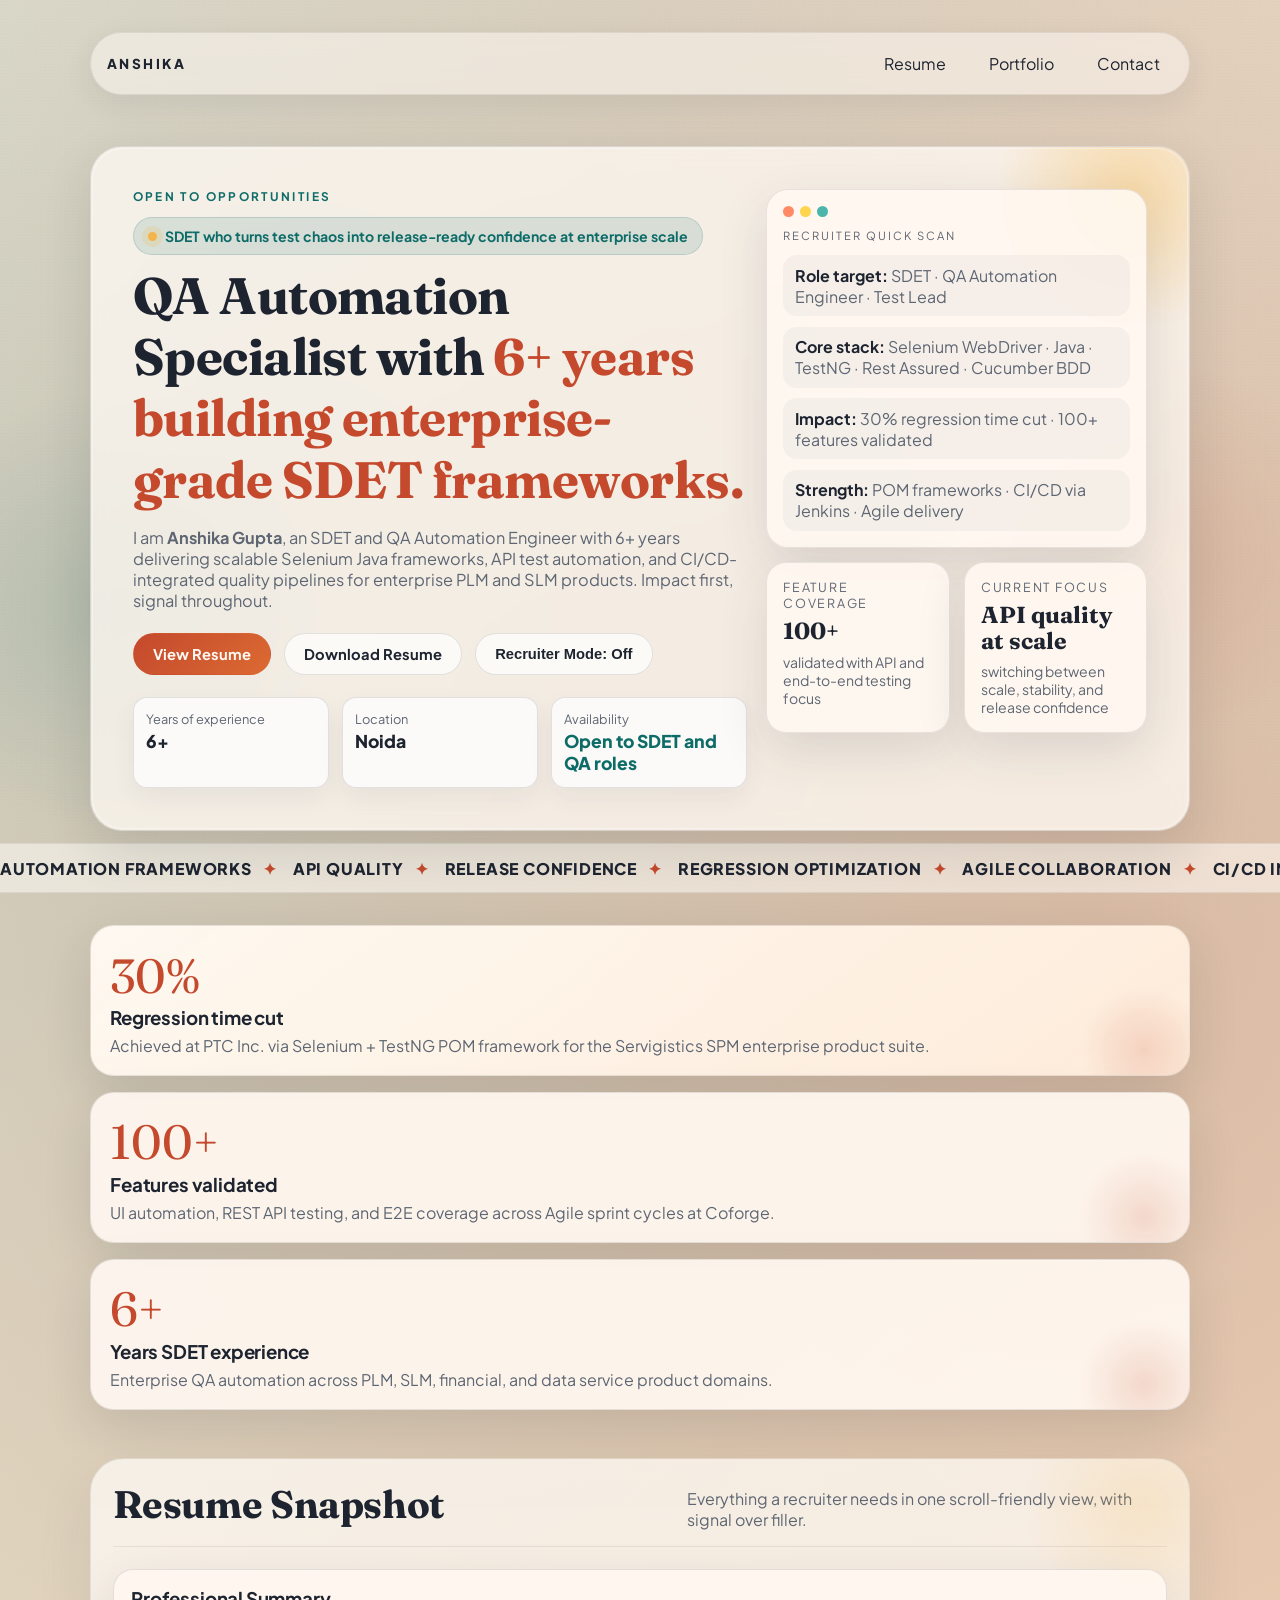
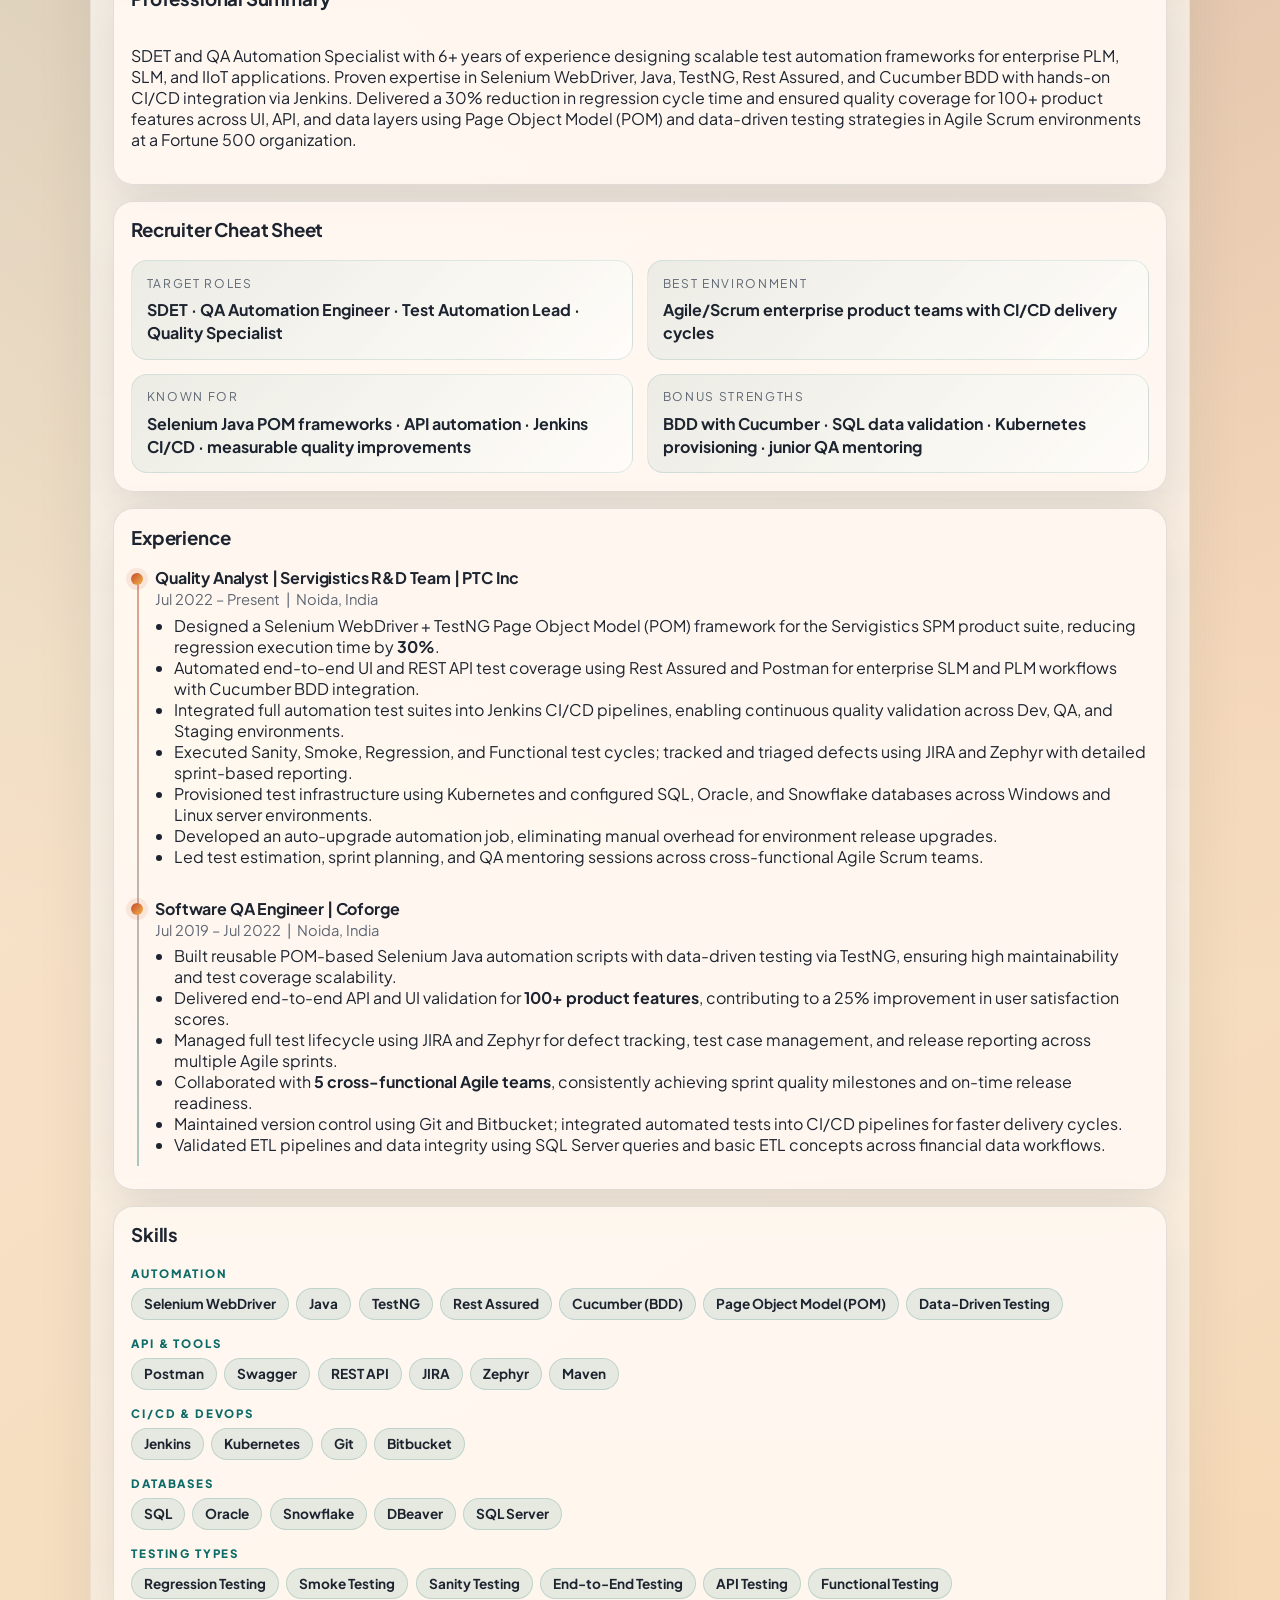
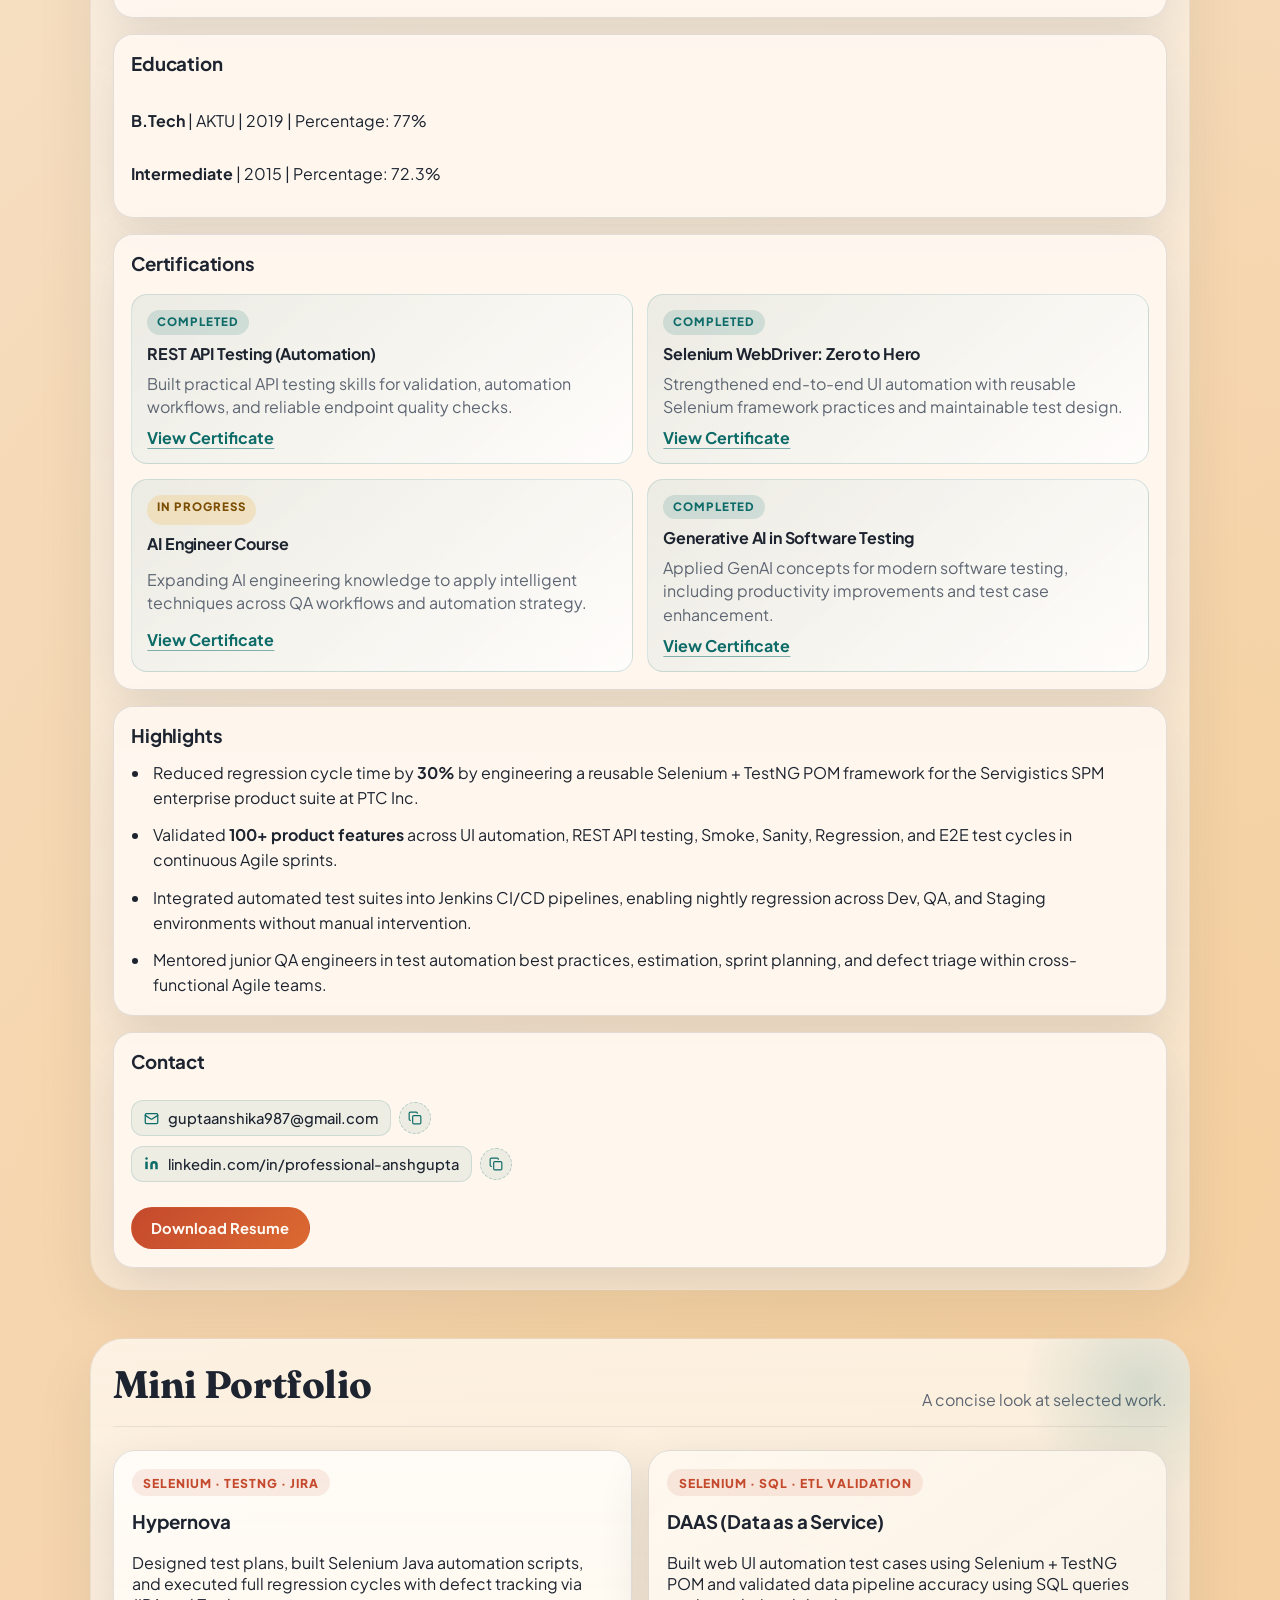
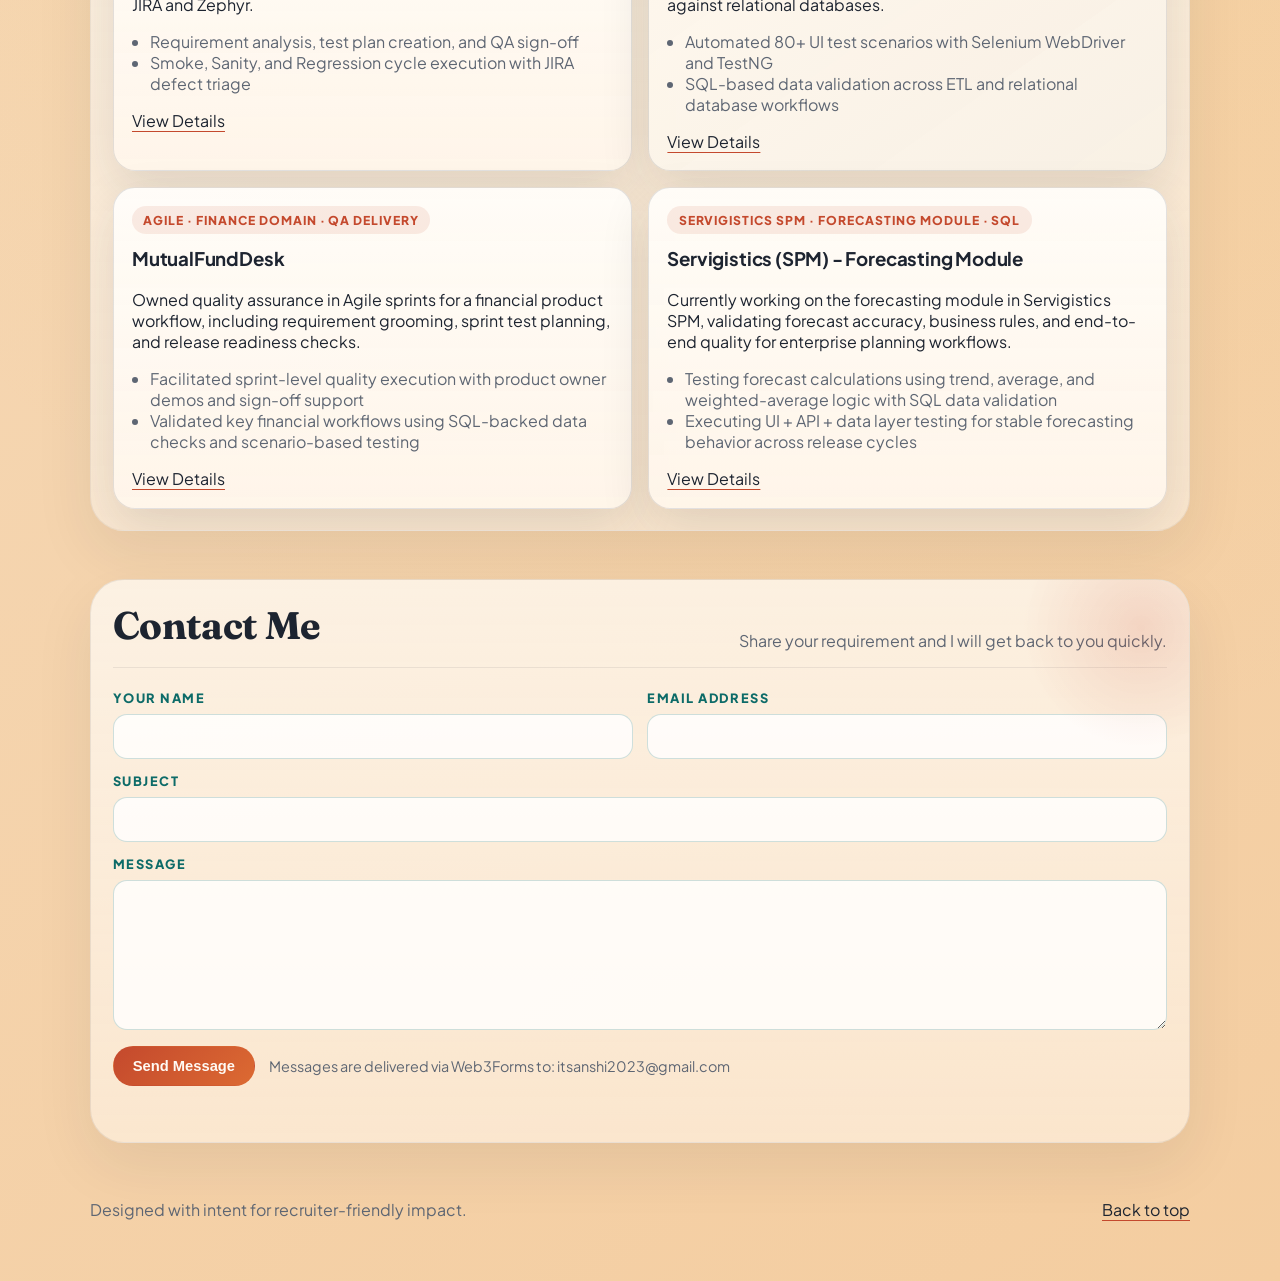
<file: index.html>
<!DOCTYPE html>
<html lang="en">
<head>
  <meta charset="UTF-8" />
  <meta name="viewport" content="width=device-width, initial-scale=1.0" />
  <title>Anshika | Resume + Portfolio</title>
  <meta name="description" content="Resume-first portfolio website for Anshika." />
  <link rel="preconnect" href="https://fonts.googleapis.com" />
  <link rel="preconnect" href="https://fonts.gstatic.com" crossorigin />
  <link href="https://fonts.googleapis.com/css2?family=Fraunces:opsz,wght@9..144,500;9..144,700&family=Plus+Jakarta+Sans:wght@400;500;600;700;800&display=swap" rel="stylesheet" />
  <link rel="stylesheet" href="styles.css" />
</head>
<body>
  <div class="grain" aria-hidden="true"></div>

  <header class="hero" id="top">
    <nav class="top-nav">
      <div class="brand">ANSHIKA</div>
      <div class="nav-actions">
        <a href="#resume">Resume</a>
        <a href="#portfolio">Portfolio</a>
        <a href="#contact">Contact</a>
      </div>
    </nav>

    <section class="hero-content reveal">
      <div class="hero-layout">
        <div class="hero-copy">
          <p class="kicker">Open to opportunities</p>
          <div class="signal-pill">SDET who turns test chaos into release-ready confidence at enterprise scale</div>
          <h1>
            QA Automation Specialist with
            <span>6+ years building enterprise-grade SDET frameworks.</span>
          </h1>
          <p class="intro">
            I am <strong>Anshika Gupta</strong>, an SDET and QA Automation Engineer with 6+ years delivering
            scalable Selenium Java frameworks, API test automation, and CI/CD-integrated quality pipelines
            for enterprise PLM and SLM products. Impact first, signal throughout.
          </p>
          <div class="hero-cta">
            <a class="btn primary" href="#resume">View Resume</a>
            <a class="btn ghost" href="assets/resume/resume-print.html" target="_blank" rel="noopener">Download Resume</a>
            <button class="btn ghost" id="toggleRecruiterMode" type="button">Recruiter Mode: Off</button>
          </div>
          <ul class="quick-facts">
            <li>
              <span class="fact-label">Years of experience</span>
              <span class="fact-value" id="experienceYears">0+</span>
            </li>
            <li>
              <span class="fact-label">Location</span>
              <span class="fact-value">Noida</span>
            </li>
            <li>
              <span class="fact-label">Availability</span>
              <span class="fact-value status">Open to SDET and QA roles</span>
            </li>
          </ul>
        </div>

        <aside class="hero-panel recruiter-keyword">
          <div class="panel-terminal">
            <div class="terminal-top">
              <span></span><span></span><span></span>
            </div>
            <p class="terminal-label">recruiter quick scan</p>
            <ul class="terminal-list">
              <li><strong>Role target:</strong> SDET · QA Automation Engineer · Test Lead</li>
              <li><strong>Core stack:</strong> Selenium WebDriver · Java · TestNG · Rest Assured · Cucumber BDD</li>
              <li><strong>Impact:</strong> 30% regression time cut · 100+ features validated</li>
              <li><strong>Strength:</strong> POM frameworks · CI/CD via Jenkins · Agile delivery</li>
            </ul>
          </div>
          <div class="mini-cards">
            <article>
              <span>Feature coverage</span>
              <strong>100+</strong>
              <p>validated with API and end-to-end testing focus</p>
            </article>
            <article>
              <span id="focusLabel">Current focus</span>
              <strong id="focusValue">Automation reliability</strong>
              <p>switching between scale, stability, and release confidence</p>
            </article>
          </div>
        </aside>
      </div>
    </section>
  </header>

  <section class="skills-tape" aria-label="Core strengths">
    <div class="skills-tape-track">
      <span>Automation Frameworks</span>
      <span>API Quality</span>
      <span>Release Confidence</span>
      <span>Regression Optimization</span>
      <span>Agile Collaboration</span>
      <span>CI/CD Integration</span>
      <span>SQL Validation</span>
      <span>Automation Frameworks</span>
      <span>API Quality</span>
      <span>Release Confidence</span>
      <span>Regression Optimization</span>
      <span>Agile Collaboration</span>
      <span>CI/CD Integration</span>
      <span>SQL Validation</span>
    </div>
  </section>

  <main>
    <section class="impact-strip">
      <article class="impact-card reveal recruiter-keyword featured-impact">
        <p class="impact-number">30%</p>
        <h3>Regression time cut</h3>
        <p>Achieved at PTC Inc. via Selenium + TestNG POM framework for the Servigistics SPM enterprise product suite.</p>
      </article>
      <article class="impact-card reveal recruiter-keyword">
        <p class="impact-number">100+</p>
        <h3>Features validated</h3>
        <p>UI automation, REST API testing, and E2E coverage across Agile sprint cycles at Coforge.</p>
      </article>
      <article class="impact-card reveal recruiter-keyword">
        <p class="impact-number">6+</p>
        <h3>Years SDET experience</h3>
        <p>Enterprise QA automation across PLM, SLM, financial, and data service product domains.</p>
      </article>
    </section>

    <section class="resume-section" id="resume">
      <div class="section-shell reveal">
        <div class="section-head">
          <h2>Resume Snapshot</h2>
          <p>Everything a recruiter needs in one scroll-friendly view, with signal over filler.</p>
        </div>

        <div class="resume-grid">
        <article class="card about reveal recruiter-keyword summary-card">
          <h3>Professional Summary</h3>
          <p>
            SDET and QA Automation Specialist with 6+ years of experience designing scalable test automation frameworks
            for enterprise PLM, SLM, and IIoT applications. Proven expertise in Selenium WebDriver, Java, TestNG,
            Rest Assured, and Cucumber BDD with hands-on CI/CD integration via Jenkins. Delivered a 30% reduction
            in regression cycle time and ensured quality coverage for 100+ product features across UI, API, and data
            layers using Page Object Model (POM) and data-driven testing strategies in Agile Scrum environments
            at a Fortune 500 organization.
          </p>
        </article>

        <article class="card reveal recruiter-keyword cheat-sheet">
          <h3>Recruiter Cheat Sheet</h3>
          <div class="cheat-grid">
            <div>
              <span>Target roles</span>
              <strong>SDET · QA Automation Engineer · Test Automation Lead · Quality Specialist</strong>
            </div>
            <div>
              <span>Best environment</span>
              <strong>Agile/Scrum enterprise product teams with CI/CD delivery cycles</strong>
            </div>
            <div>
              <span>Known for</span>
              <strong>Selenium Java POM frameworks · API automation · Jenkins CI/CD · measurable quality improvements</strong>
            </div>
            <div>
              <span>Bonus strengths</span>
              <strong>BDD with Cucumber · SQL data validation · Kubernetes provisioning · junior QA mentoring</strong>
            </div>
          </div>
        </article>

        <article class="card reveal recruiter-keyword experience-card">
          <h3>Experience</h3>
          <div class="timeline">
            <div>
              <h4>Quality Analyst | Servigistics R&amp;D Team | PTC Inc</h4>
              <p>Jul 2022 – Present &nbsp;|&nbsp; Noida, India</p>
              <ul>
                <li>Designed a Selenium WebDriver + TestNG Page Object Model (POM) framework for the Servigistics SPM product suite, reducing regression execution time by <strong>30%</strong>.</li>
                <li>Automated end-to-end UI and REST API test coverage using Rest Assured and Postman for enterprise SLM and PLM workflows with Cucumber BDD integration.</li>
                <li>Integrated full automation test suites into Jenkins CI/CD pipelines, enabling continuous quality validation across Dev, QA, and Staging environments.</li>
                <li>Executed Sanity, Smoke, Regression, and Functional test cycles; tracked and triaged defects using JIRA and Zephyr with detailed sprint-based reporting.</li>
                <li>Provisioned test infrastructure using Kubernetes and configured SQL, Oracle, and Snowflake databases across Windows and Linux server environments.</li>
                <li>Developed an auto-upgrade automation job, eliminating manual overhead for environment release upgrades.</li>
                <li>Led test estimation, sprint planning, and QA mentoring sessions across cross-functional Agile Scrum teams.</li>
              </ul>
            </div>
            <div>
              <h4>Software QA Engineer | Coforge</h4>
              <p>Jul 2019 – Jul 2022 &nbsp;|&nbsp; Noida, India</p>
              <ul>
                <li>Built reusable POM-based Selenium Java automation scripts with data-driven testing via TestNG, ensuring high maintainability and test coverage scalability.</li>
                <li>Delivered end-to-end API and UI validation for <strong>100+ product features</strong>, contributing to a 25% improvement in user satisfaction scores.</li>
                <li>Managed full test lifecycle using JIRA and Zephyr for defect tracking, test case management, and release reporting across multiple Agile sprints.</li>
                <li>Collaborated with <strong>5 cross-functional Agile teams</strong>, consistently achieving sprint quality milestones and on-time release readiness.</li>
                <li>Maintained version control using Git and Bitbucket; integrated automated tests into CI/CD pipelines for faster delivery cycles.</li>
                <li>Validated ETL pipelines and data integrity using SQL Server queries and basic ETL concepts across financial data workflows.</li>
              </ul>
            </div>
          </div>
        </article>

        <article class="card reveal recruiter-keyword skills-card">
          <h3>Skills</h3>
          <div class="skills-categories">
            <div class="skill-group">
              <span class="skill-group-label">Automation</span>
              <div class="chip-wrap">
                <span>Selenium WebDriver</span>
                <span>Java</span>
                <span>TestNG</span>
                <span>Rest Assured</span>
                <span>Cucumber (BDD)</span>
                <span>Page Object Model (POM)</span>
                <span>Data-Driven Testing</span>
              </div>
            </div>
            <div class="skill-group">
              <span class="skill-group-label">API &amp; Tools</span>
              <div class="chip-wrap">
                <span>Postman</span>
                <span>Swagger</span>
                <span>REST API</span>
                <span>JIRA</span>
                <span>Zephyr</span>
                <span>Maven</span>
              </div>
            </div>
            <div class="skill-group">
              <span class="skill-group-label">CI/CD &amp; DevOps</span>
              <div class="chip-wrap">
                <span>Jenkins</span>
                <span>Kubernetes</span>
                <span>Git</span>
                <span>Bitbucket</span>
              </div>
            </div>
            <div class="skill-group">
              <span class="skill-group-label">Databases</span>
              <div class="chip-wrap">
                <span>SQL</span>
                <span>Oracle</span>
                <span>Snowflake</span>
                <span>DBeaver</span>
                <span>SQL Server</span>
              </div>
            </div>
            <div class="skill-group">
              <span class="skill-group-label">Testing Types</span>
              <div class="chip-wrap">
                <span>Regression Testing</span>
                <span>Smoke Testing</span>
                <span>Sanity Testing</span>
                <span>End-to-End Testing</span>
                <span>API Testing</span>
                <span>Functional Testing</span>
              </div>
            </div>
          </div>
        </article>

        <article class="card reveal recruiter-keyword education-card">
          <h3>Education</h3>
          <p><strong>B.Tech</strong> | AKTU | 2019 | Percentage: 77%</p>
          <p><strong>Intermediate</strong> | 2015 | Percentage: 72.3%</p>
        </article>

        <article class="card reveal recruiter-keyword certifications-card">
          <h3>Certifications</h3>
          <div class="certifications-grid">
            <article class="certification-tile">
              <p class="cert-status completed">Completed</p>
              <h4>REST API Testing (Automation)</h4>
              <p>Built practical API testing skills for validation, automation workflows, and reliable endpoint quality checks.</p>
              <a href="https://www.udemy.com/certificate/UC-506c2061-586d-4e8f-8bc4-c5a70b512a7c/" target="_blank" rel="noreferrer">View Certificate</a>
            </article>
            <article class="certification-tile">
              <p class="cert-status completed">Completed</p>
              <h4>Selenium WebDriver: Zero to Hero</h4>
              <p>Strengthened end-to-end UI automation with reusable Selenium framework practices and maintainable test design.</p>
              <a href="https://www.udemy.com/certificate/UC-a601a946-0db5-40d5-a2e3-50c6ffa1de78/" target="_blank" rel="noreferrer">View Certificate</a>
            </article>
            <article class="certification-tile">
              <p class="cert-status in-progress">In Progress</p>
              <h4>AI Engineer Course</h4>
              <p>Expanding AI engineering knowledge to apply intelligent techniques across QA workflows and automation strategy.</p>
              <a href="https://www.udemy.com/course-dashboard-redirect/?course_id=6112535" target="_blank" rel="noreferrer">View Certificate</a>
            </article>
            <article class="certification-tile">
              <p class="cert-status completed">Completed</p>
              <h4>Generative AI in Software Testing</h4>
              <p>Applied GenAI concepts for modern software testing, including productivity improvements and test case enhancement.</p>
              <a href="https://www.udemy.com/certificate/UC-03486827-07e8-456b-9870-2d005f02515b/" target="_blank" rel="noreferrer">View Certificate</a>
            </article>
          </div>
        </article>

        <article class="card reveal highlights-card">
          <h3>Highlights</h3>
          <ul class="clean-list">
            <li>Reduced regression cycle time by <strong>30%</strong> by engineering a reusable Selenium + TestNG POM framework for the Servigistics SPM enterprise product suite at PTC Inc.</li>
            <li>Validated <strong>100+ product features</strong> across UI automation, REST API testing, Smoke, Sanity, Regression, and E2E test cycles in continuous Agile sprints.</li>
            <li>Integrated automated test suites into Jenkins CI/CD pipelines, enabling nightly regression across Dev, QA, and Staging environments without manual intervention.</li>
            <li>Mentored junior QA engineers in test automation best practices, estimation, sprint planning, and defect triage within cross-functional Agile teams.</li>
          </ul>
        </article>

        <article class="card reveal actions-card" id="contact">
          <h3>Contact</h3>
          <div class="contact-links">
            <div class="contact-link-row">
              <a class="contact-link-item" href="mailto:guptaanshika987@gmail.com">
                <svg xmlns="http://www.w3.org/2000/svg" width="15" height="15" viewBox="0 0 24 24" fill="none" stroke="currentColor" stroke-width="2" stroke-linecap="round" stroke-linejoin="round" aria-hidden="true"><rect width="20" height="16" x="2" y="4" rx="2"/><path d="m22 7-8.97 5.7a1.94 1.94 0 0 1-2.06 0L2 7"/></svg>
                guptaanshika987@gmail.com
              </a>
              <button class="copy-inline-btn" type="button" data-copy-text="guptaanshika987@gmail.com" data-copy-label="Email" title="Copy email address" aria-label="Copy email address">
                <svg xmlns="http://www.w3.org/2000/svg" width="14" height="14" viewBox="0 0 24 24" fill="none" stroke="currentColor" stroke-width="2" stroke-linecap="round" stroke-linejoin="round" aria-hidden="true"><rect width="14" height="14" x="8" y="8" rx="2" ry="2"/><path d="M4 16c-1.1 0-2-.9-2-2V4c0-1.1.9-2 2-2h10c1.1 0 2 .9 2 2"/></svg>
              </button>
            </div>
            <div class="contact-link-row">
              <a class="contact-link-item" href="https://www.linkedin.com/in/professional-anshgupta" target="_blank" rel="noreferrer">
                <svg xmlns="http://www.w3.org/2000/svg" width="15" height="15" viewBox="0 0 24 24" fill="currentColor" aria-hidden="true"><path d="M16 8a6 6 0 0 1 6 6v7h-4v-7a2 2 0 0 0-2-2 2 2 0 0 0-2 2v7h-4v-7a6 6 0 0 1 6-6z"/><rect width="4" height="12" x="2" y="9"/><circle cx="4" cy="4" r="2"/></svg>
                linkedin.com/in/professional-anshgupta
              </a>
              <button class="copy-inline-btn" type="button" data-copy-text="https://www.linkedin.com/in/professional-anshgupta" data-copy-label="LinkedIn" title="Copy LinkedIn link" aria-label="Copy LinkedIn link">
                <svg xmlns="http://www.w3.org/2000/svg" width="14" height="14" viewBox="0 0 24 24" fill="none" stroke="currentColor" stroke-width="2" stroke-linecap="round" stroke-linejoin="round" aria-hidden="true"><rect width="14" height="14" x="8" y="8" rx="2" ry="2"/><path d="M4 16c-1.1 0-2-.9-2-2V4c0-1.1.9-2 2-2h10c1.1 0 2 .9 2 2"/></svg>
              </button>
            </div>
            <span id="copyStatus" aria-live="polite"></span>
          </div>
          <div class="actions">
            <a class="btn primary" href="assets/resume/resume-print.html" target="_blank" rel="noopener" aria-label="Download resume">Download Resume</a>
          </div>
        </article>
        </div>
      </div>
    </section>

    <section class="portfolio-section" id="portfolio">
      <div class="section-shell portfolio-shell reveal">
        <div class="section-head">
          <h2>Mini Portfolio</h2>
          <p>A concise look at selected work.</p>
        </div>

        <div class="portfolio-grid portfolio-grid-4">
        <article class="project-card reveal tilt-left">
          <div class="project-tag">Selenium · TestNG · JIRA</div>
          <h3>Hypernova</h3>
          <p>Designed test plans, built Selenium Java automation scripts, and executed full regression cycles with defect tracking via JIRA and Zephyr.</p>
          <ul class="project-points">
            <li>Requirement analysis, test plan creation, and QA sign-off</li>
            <li>Smoke, Sanity, and Regression cycle execution with JIRA defect triage</li>
          </ul>
          <a href="#" aria-label="View Hypernova details">View Details</a>
        </article>

        <article class="project-card reveal featured-project">
          <div class="project-tag">Selenium · SQL · ETL Validation</div>
          <h3>DAAS (Data as a Service)</h3>
          <p>Built web UI automation test cases using Selenium + TestNG POM and validated data pipeline accuracy using SQL queries against relational databases.</p>
          <ul class="project-points">
            <li>Automated 80+ UI test scenarios with Selenium WebDriver and TestNG</li>
            <li>SQL-based data validation across ETL and relational database workflows</li>
          </ul>
          <a href="#" aria-label="View DAAS details">View Details</a>
        </article>

        <article class="project-card reveal tilt-right">
          <div class="project-tag">Agile · Finance Domain · QA Delivery</div>
          <h3>MutualFundDesk</h3>
          <p>Owned quality assurance in Agile sprints for a financial product workflow, including requirement grooming, sprint test planning, and release readiness checks.</p>
          <ul class="project-points">
            <li>Facilitated sprint-level quality execution with product owner demos and sign-off support</li>
            <li>Validated key financial workflows using SQL-backed data checks and scenario-based testing</li>
          </ul>
          <a href="#" aria-label="View MutualFundDesk details">View Details</a>
        </article>

        <article class="project-card reveal">
          <div class="project-tag">Servigistics SPM · Forecasting Module · SQL</div>
          <h3>Servigistics (SPM) - Forecasting Module</h3>
          <p>Currently working on the forecasting module in Servigistics SPM, validating forecast accuracy, business rules, and end-to-end quality for enterprise planning workflows.</p>
          <ul class="project-points">
            <li>Testing forecast calculations using trend, average, and weighted-average logic with SQL data validation</li>
            <li>Executing UI + API + data layer testing for stable forecasting behavior across release cycles</li>
          </ul>
          <a href="#" aria-label="View Servigistics forecasting details">View Details</a>
        </article>
        </div>
      </div>
    </section>

    <section class="contact-form-section" id="contact-form">
      <div class="section-shell contact-form-shell reveal">
        <div class="section-head">
          <h2>Contact Me</h2>
          <p>Share your requirement and I will get back to you quickly.</p>
        </div>

        <form id="contactForm" class="contact-form" action="https://api.web3forms.com/submit" method="POST" novalidate>
          <input type="hidden" name="access_key" value="10d51c99-1bc9-47cf-ba1b-04dfb418afbb" />
          <input type="hidden" name="from_name" value="Anshika Portfolio Contact Form" />
          <input type="checkbox" name="botcheck" class="form-honeypot" tabindex="-1" autocomplete="off" aria-hidden="true" />
          <div class="form-grid">
            <label class="form-field" for="contactName">
              <span>Your Name</span>
              <input id="contactName" name="name" type="text" autocomplete="name" required />
            </label>

            <label class="form-field" for="contactEmail">
              <span>Email Address</span>
              <input id="contactEmail" name="email" type="email" autocomplete="email" required />
            </label>

            <label class="form-field form-full" for="contactSubject">
              <span>Subject</span>
              <input id="contactSubject" name="subject" type="text" required />
            </label>

            <label class="form-field form-full" for="contactMessage">
              <span>Message</span>
              <textarea id="contactMessage" name="message" rows="6" required></textarea>
            </label>
          </div>

          <div class="form-actions-row">
            <button class="btn primary" type="submit">Send Message</button>
            <p class="form-note">Messages are delivered via Web3Forms to: itsanshi2023@gmail.com</p>
          </div>
          <p id="formStatus" class="form-status" aria-live="polite"></p>
        </form>
      </div>
    </section>
  </main>

  <footer>
    <p>Designed with intent for recruiter-friendly impact.</p>
    <a href="#top">Back to top</a>
  </footer>

  <script src="script.js"></script>
</body>
</html>
</file>
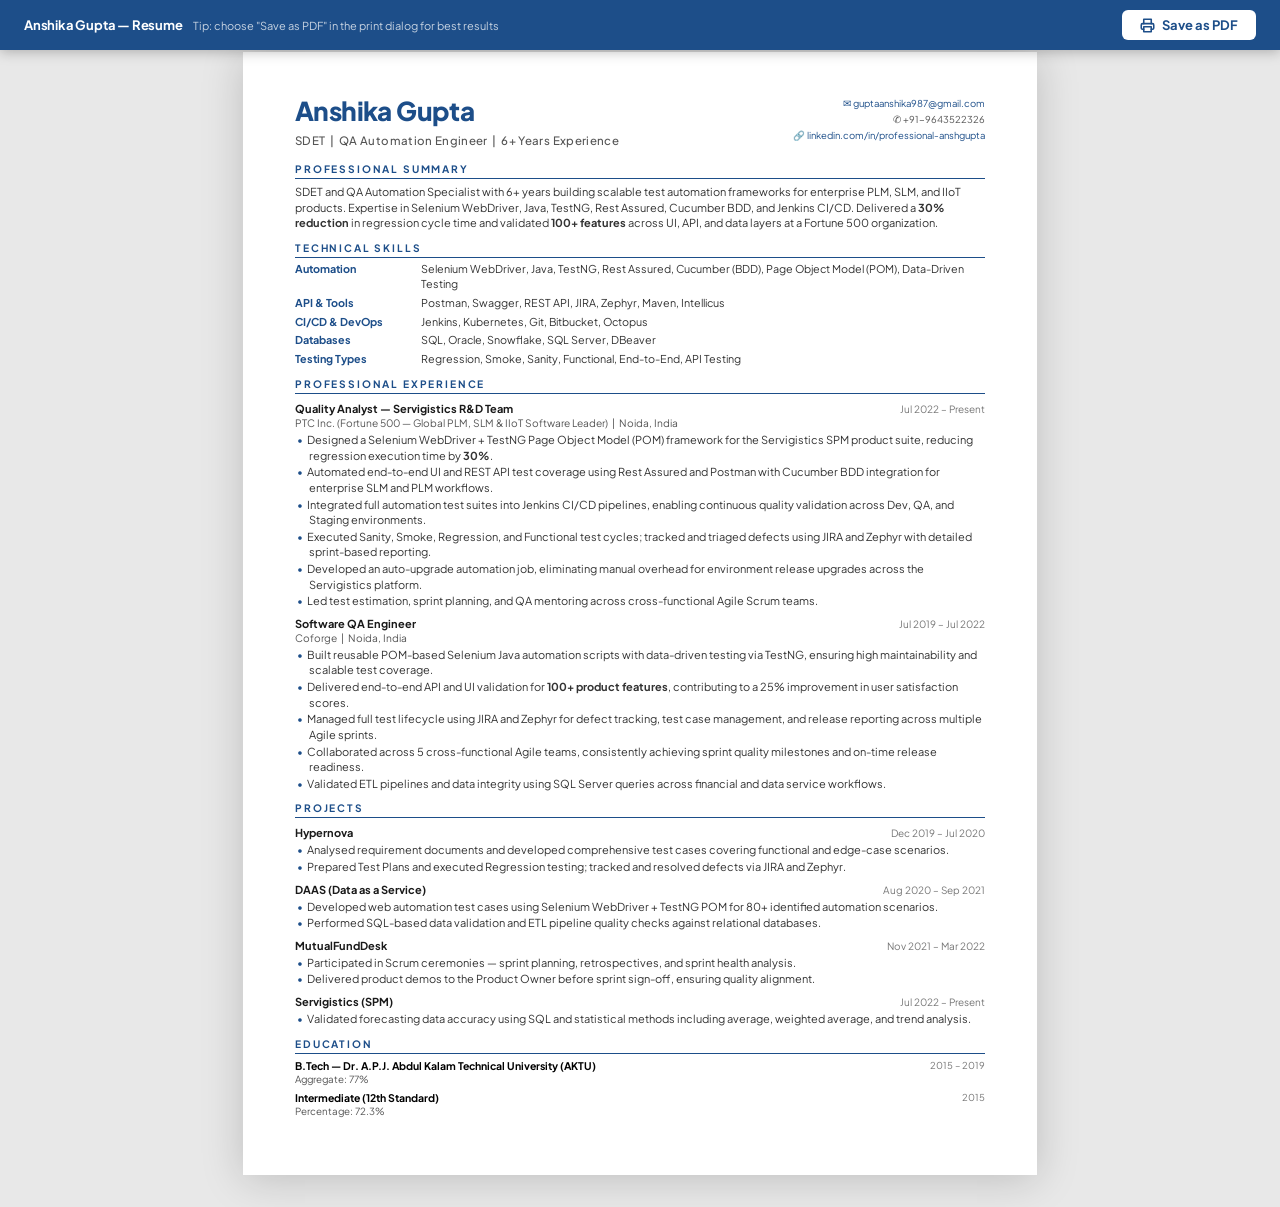
<file: assets/resume/resume-print.html>
<!DOCTYPE html>
<html lang="en">
<head>
  <meta charset="UTF-8" />
  <meta name="viewport" content="width=device-width, initial-scale=1.0" />
  <title>Anshika Gupta – Resume</title>
  <style>
    /* ── Screen preview ───────────────────────────────────────────── */
    @import url('https://fonts.googleapis.com/css2?family=Plus+Jakarta+Sans:wght@400;500;600;700;800&display=swap');

    *, *::before, *::after { box-sizing: border-box; margin: 0; padding: 0; }

    body {
      font-family: 'Plus Jakarta Sans', 'Inter', Arial, sans-serif;
      background: #e8e8e8;
      display: flex;
      justify-content: center;
      padding: 2rem 1rem;
    }

    .page {
      background: #ffffff;
      width: 794px;
      min-height: 1123px;
      padding: 42px 52px;
      box-shadow: 0 4px 40px rgba(0,0,0,0.18);
    }

    /* ── Typography ─────────────────────────────────────────────────── */
    h1   { font-size: 26px; font-weight: 800; color: #1d4e89; letter-spacing: -0.6px; }
    h2   { font-size: 11.5px; font-weight: 500; color: #555; margin-top: 6px; letter-spacing: 0.03em; }
    h3   { font-size: 11px; font-weight: 700; color: #1a1a1a; letter-spacing: -0.01em; }
    h4   { font-size: 10.2px;  font-weight: 700; color: #1d4e89; margin-top: 9px; letter-spacing: 0.18em; text-transform: uppercase; padding-bottom: 3px; border-bottom: 1.5px solid #1d4e89; }
    p    { font-size: 11px; color: #333; line-height: 1.42; }
    ul   { padding-left: 0; list-style: none; }
    li   { font-size: 11px; color: #333; line-height: 1.42; padding-left: 1.25em; text-indent: -1.1em; margin-bottom: 1px; }
    li::before { content: "•"; color: #1d4e89; margin-right: 0.4em; font-size: 11px; }
    a    { color: #1d4e89; text-decoration: none; }

    /* ── Header block ───────────────────────────────────────────────── */
    .header {
      display: flex;
      justify-content: space-between;
      align-items: flex-start;
      margin-bottom: 14px;
    }
    .header-left { flex: 1; }
    .header-contact {
      display: flex;
      flex-direction: column;
      align-items: flex-end;
      gap: 4px;
      text-align: right;
      padding-top: 3px;
    }
    .header-contact a,
    .header-contact span {
      font-size: 9.5px;
      color: #555;
      display: inline-flex;
      align-items: center;
      gap: 4px;
      white-space: nowrap;
    }
    .header-contact a { color: #1d4e89; text-decoration: none; }
    .header-contact a:hover { text-decoration: underline; }
    @media print {
      .header-contact a { color: #1d4e89; text-decoration: none; }
    }

    /* ── Section headings ───────────────────────────────────────────── */
    section { margin-top: 12px; }
    section + section { margin-top: 10px; }

    /* ── Summary ────────────────────────────────────────────────────── */
    .summary p { margin-top: 5px; }

    /* ── Skills ─────────────────────────────────────────────────────── */
    .skill-row { display: flex; gap: 6px; margin-top: 4px; font-size: 10.8px; line-height: 1.38; }
    .skill-label { font-weight: 700; color: #1d4e89; white-space: nowrap; min-width: 120px; }
    .skill-val { color: #333; }

    /* ── Experience / Projects ───────────────────────────────────────── */
    .job { margin-top: 8px; }
    .job-header { display: flex; justify-content: space-between; align-items: baseline; }
    .job-title { font-size: 11px; font-weight: 700; color: #1a1a1a; }
    .job-dates { font-size: 10px; color: #777; white-space: nowrap; }
    .job-company { font-size: 10.2px; color: #555; margin: 1px 0 3px; }
    .job ul { margin-top: 3px; }

    /* ── Education ───────────────────────────────────────────────────── */
    .edu-row { display: flex; justify-content: space-between; margin-top: 5px; }
    .edu-degree { font-size: 10.5px; font-weight: 700; }
    .edu-year   { font-size: 9.5px; color: #777; }
    .edu-detail { font-size: 9.8px; color: #555; margin-top: 1px; }

    /* ── Print bar ──────────────────────────────────────────────────── */
    .print-bar {
      position: fixed;
      top: 0; left: 0; right: 0;
      z-index: 999;
      background: #1d4e89;
      color: #fff;
      display: flex;
      align-items: center;
      justify-content: space-between;
      padding: 10px 24px;
      font-family: 'Plus Jakarta Sans', 'Inter', Arial, sans-serif;
      font-size: 13px;
      box-shadow: 0 2px 12px rgba(0,0,0,0.25);
    }
    .print-bar strong { font-weight: 700; letter-spacing: -0.2px; }
    .print-bar small  { opacity: 0.75; font-size: 11px; margin-left: 10px; }
    .print-btn {
      background: #fff;
      color: #1d4e89;
      border: none;
      border-radius: 6px;
      padding: 7px 18px;
      font-size: 13px;
      font-weight: 700;
      font-family: inherit;
      cursor: pointer;
      display: flex;
      align-items: center;
      gap: 7px;
      transition: background 0.15s;
    }
    .print-btn:hover { background: #e8f0fb; }
    body { padding-top: 52px; }

    /* ── Print rules ─────────────────────────────────────────────────── */
    @media print {
      @page    { size: A4 portrait; margin: 0; }
      html, body { margin: 0; padding: 0; background: #fff; width: 210mm; }
      body     { padding: 0; display: block; }
      .page    {
        width: 210mm;
        height: 297mm;
        max-height: 297mm;
        padding: 10mm 14mm;
        box-shadow: none;
        overflow: hidden;
        margin: 0;
      }
      section        { margin-top: 7px; }
      section + section { margin-top: 6px; }
      .job           { margin-top: 5px; }
      .header        { margin-bottom: 10px; }
      .print-bar     { display: none; }
    }
  </style>
</head>
<body>
<div class="print-bar">
  <div><strong>Anshika Gupta — Resume</strong><small>Tip: choose&nbsp;"Save as PDF"&nbsp;in the print dialog for best results</small></div>
  <button class="print-btn" onclick="window.print()">
    <svg width="15" height="15" viewBox="0 0 24 24" fill="none" stroke="currentColor" stroke-width="2.5" stroke-linecap="round" stroke-linejoin="round"><polyline points="6 9 6 2 18 2 18 9"/><path d="M6 18H4a2 2 0 0 1-2-2v-5a2 2 0 0 1 2-2h16a2 2 0 0 1 2 2v5a2 2 0 0 1-2 2h-2"/><rect x="6" y="14" width="12" height="8"/></svg>
    Save as PDF
  </button>
</div>
<div class="page">

  <!-- ── HEADER ─────────────────────────────────────────────────────── -->
  <div class="header">
    <div class="header-left">
      <h1>Anshika Gupta</h1>
      <h2>SDET &nbsp;|&nbsp; QA Automation Engineer &nbsp;|&nbsp; 6+ Years Experience</h2>
    </div>
    <div class="header-contact">
      <a href="mailto:guptaanshika987@gmail.com">&#9993;&nbsp;guptaanshika987@gmail.com</a>
      <span>&#9990;&nbsp;+91-9643522326</span>
      <a href="https://www.linkedin.com/in/professional-anshgupta" target="_blank" rel="noreferrer">&#128279;&nbsp;linkedin.com/in/professional-anshgupta</a>
    </div>
  </div>

  <!-- ── PROFESSIONAL SUMMARY ──────────────────────────────────────── -->
  <section class="summary">
    <h4>Professional Summary</h4>
    <p>
      SDET and QA Automation Specialist with 6+ years building scalable test automation frameworks for enterprise PLM, SLM, and IIoT products.
      Expertise in Selenium WebDriver, Java, TestNG, Rest Assured, Cucumber BDD, and Jenkins CI/CD. Delivered a <strong>30% reduction</strong> in regression cycle time
      and validated <strong>100+ features</strong> across UI, API, and data layers at a Fortune 500 organization.
    </p>
  </section>

  <!-- ── TECHNICAL SKILLS ───────────────────────────────────────────── -->
  <section>
    <h4>Technical Skills</h4>
    <div class="skill-row"><span class="skill-label">Automation</span><span class="skill-val">Selenium WebDriver, Java, TestNG, Rest Assured, Cucumber (BDD), Page Object Model (POM), Data-Driven Testing</span></div>
    <div class="skill-row"><span class="skill-label">API &amp; Tools</span><span class="skill-val">Postman, Swagger, REST API, JIRA, Zephyr, Maven, Intellicus</span></div>
    <div class="skill-row"><span class="skill-label">CI/CD &amp; DevOps</span><span class="skill-val">Jenkins, Kubernetes, Git, Bitbucket, Octopus</span></div>
    <div class="skill-row"><span class="skill-label">Databases</span><span class="skill-val">SQL, Oracle, Snowflake, SQL Server, DBeaver</span></div>
    <div class="skill-row"><span class="skill-label">Testing Types</span><span class="skill-val">Regression, Smoke, Sanity, Functional, End-to-End, API Testing</span></div>
  </section>

  <!-- ── PROFESSIONAL EXPERIENCE ───────────────────────────────────── -->
  <section>
    <h4>Professional Experience</h4>

    <div class="job">
      <div class="job-header">
        <span class="job-title">Quality Analyst — Servigistics R&amp;D Team</span>
        <span class="job-dates">Jul 2022 – Present</span>
      </div>
      <div class="job-company">PTC Inc. (Fortune 500 — Global PLM, SLM &amp; IIoT Software Leader) &nbsp;|&nbsp; Noida, India</div>
      <ul>
        <li>Designed a Selenium WebDriver + TestNG Page Object Model (POM) framework for the Servigistics SPM product suite, reducing regression execution time by <strong>30%</strong>.</li>
        <li>Automated end-to-end UI and REST API test coverage using Rest Assured and Postman with Cucumber BDD integration for enterprise SLM and PLM workflows.</li>
        <li>Integrated full automation test suites into Jenkins CI/CD pipelines, enabling continuous quality validation across Dev, QA, and Staging environments.</li>
        <li>Executed Sanity, Smoke, Regression, and Functional test cycles; tracked and triaged defects using JIRA and Zephyr with detailed sprint-based reporting.</li>
        <li>Developed an auto-upgrade automation job, eliminating manual overhead for environment release upgrades across the Servigistics platform.</li>
        <li>Led test estimation, sprint planning, and QA mentoring across cross-functional Agile Scrum teams.</li>
      </ul>
    </div>

    <div class="job">
      <div class="job-header">
        <span class="job-title">Software QA Engineer</span>
        <span class="job-dates">Jul 2019 – Jul 2022</span>
      </div>
      <div class="job-company">Coforge &nbsp;|&nbsp; Noida, India</div>
      <ul>
        <li>Built reusable POM-based Selenium Java automation scripts with data-driven testing via TestNG, ensuring high maintainability and scalable test coverage.</li>
        <li>Delivered end-to-end API and UI validation for <strong>100+ product features</strong>, contributing to a 25% improvement in user satisfaction scores.</li>
        <li>Managed full test lifecycle using JIRA and Zephyr for defect tracking, test case management, and release reporting across multiple Agile sprints.</li>
        <li>Collaborated across 5 cross-functional Agile teams, consistently achieving sprint quality milestones and on-time release readiness.</li>
        <li>Validated ETL pipelines and data integrity using SQL Server queries across financial and data service workflows.</li>
      </ul>
    </div>
  </section>

  <!-- ── PROJECTS ───────────────────────────────────────────────────── -->
  <section>
    <h4>Projects</h4>

    <div class="job">
      <div class="job-header">
        <span class="job-title">Hypernova</span>
        <span class="job-dates">Dec 2019 – Jul 2020</span>
      </div>
      <ul>
        <li>Analysed requirement documents and developed comprehensive test cases covering functional and edge-case scenarios.</li>
        <li>Prepared Test Plans and executed Regression testing; tracked and resolved defects via JIRA and Zephyr.</li>
      </ul>
    </div>

    <div class="job">
      <div class="job-header">
        <span class="job-title">DAAS (Data as a Service)</span>
        <span class="job-dates">Aug 2020 – Sep 2021</span>
      </div>
      <ul>
        <li>Developed web automation test cases using Selenium WebDriver + TestNG POM for 80+ identified automation scenarios.</li>
        <li>Performed SQL-based data validation and ETL pipeline quality checks against relational databases.</li>
      </ul>
    </div>

    <div class="job">
      <div class="job-header">
        <span class="job-title">MutualFundDesk</span>
        <span class="job-dates">Nov 2021 – Mar 2022</span>
      </div>
      <ul>
        <li>Participated in Scrum ceremonies — sprint planning, retrospectives, and sprint health analysis.</li>
        <li>Delivered product demos to the Product Owner before sprint sign-off, ensuring quality alignment.</li>
      </ul>
    </div>

    <div class="job">
      <div class="job-header">
        <span class="job-title">Servigistics (SPM)</span>
        <span class="job-dates">Jul 2022 – Present</span>
      </div>
      <ul>
        <li>Validated forecasting data accuracy using SQL and statistical methods including average, weighted average, and trend analysis.</li>
      </ul>
    </div>
  </section>

  <!-- ── EDUCATION ──────────────────────────────────────────────────── -->
  <section>
    <h4>Education</h4>

    <div class="edu-row">
      <span class="edu-degree">B.Tech — Dr. A.P.J. Abdul Kalam Technical University (AKTU)</span>
      <span class="edu-year">2015 – 2019</span>
    </div>
    <div class="edu-detail">Aggregate: 77%</div>

    <div class="edu-row" style="margin-top:6px">
      <span class="edu-degree">Intermediate (12th Standard)</span>
      <span class="edu-year">2015</span>
    </div>
    <div class="edu-detail">Percentage: 72.3%</div>
  </section>

</div><!-- /page -->

<script>
  // Auto-open print dialog if visited with ?print=1
  if (new URLSearchParams(location.search).get('print') === '1') window.print();
</script>
</body>
</html>
</file>
<file: styles.css>
:root {
  --bg: #f8ecdc;
  --bg-2: #f4cda0;
  --ink: #1d2430;
  --muted: #5e6673;
  --accent: #c4492d;
  --accent-2: #0d6b68;
  --accent-3: #f3b54a;
  --surface: rgba(255, 250, 244, 0.76);
  --surface-strong: rgba(255, 248, 240, 0.92);
  --border: rgba(29, 36, 48, 0.12);
  --shadow: 0 18px 50px rgba(25, 35, 44, 0.12);
}

* {
  box-sizing: border-box;
}

html {
  scroll-behavior: smooth;
  overflow-x: hidden;
}

body {
  margin: 0;
  font-family: "Plus Jakarta Sans", "Manrope", sans-serif;
  color: var(--ink);
  background:
    radial-gradient(circle at 15% 10%, rgba(13, 107, 104, 0.18), transparent 35%),
    radial-gradient(circle at 85% 15%, rgba(196, 73, 45, 0.22), transparent 32%),
    radial-gradient(circle at 70% 70%, rgba(243, 181, 74, 0.18), transparent 30%),
    linear-gradient(145deg, var(--bg), var(--bg-2));
  min-height: 100vh;
  overflow-x: hidden;
}

body::before,
body::after {
  content: "";
  position: fixed;
  inset: auto;
  pointer-events: none;
  z-index: -2;
}

body::before {
  width: 28rem;
  height: 28rem;
  left: -8rem;
  top: 24rem;
  border-radius: 50%;
  background: radial-gradient(circle, rgba(13, 107, 104, 0.12), transparent 68%);
}

body::after {
  width: 24rem;
  height: 24rem;
  right: -5rem;
  bottom: 10rem;
  border-radius: 50%;
  background: radial-gradient(circle, rgba(196, 73, 45, 0.1), transparent 68%);
}

.grain {
  position: fixed;
  inset: 0;
  pointer-events: none;
  background-image: radial-gradient(rgba(31, 41, 51, 0.08) 0.5px, transparent 0.5px);
  background-size: 3px 3px;
  opacity: 0.2;
  z-index: -1;
}

.hero,
main,
footer {
  width: min(1100px, 92vw);
  margin-inline: auto;
}

.hero-content,
.section-shell,
.card,
.project-card,
.contact-link-item {
  min-width: 0;
}

.hero {
  padding: 2rem 0 0.8rem;
}

.top-nav {
  display: flex;
  align-items: center;
  justify-content: space-between;
  gap: 1rem;
  padding: 0.8rem 1rem;
  background: rgba(255, 250, 244, 0.52);
  border: 1px solid rgba(29, 36, 48, 0.08);
  border-radius: 999px;
  backdrop-filter: blur(10px);
  box-shadow: 0 10px 30px rgba(29, 36, 48, 0.08);
}

.brand {
  font-weight: 800;
  letter-spacing: 0.18em;
  font-size: 0.85rem;
}

.nav-actions {
  display: flex;
  gap: 1.1rem;
}

.nav-actions a,
footer a,
.project-card a,
.actions-card a {
  color: var(--ink);
  text-decoration-color: var(--accent);
  text-underline-offset: 4px;
}

.nav-actions a {
  padding: 0.45rem 0.8rem;
  border-radius: 999px;
  text-decoration: none;
  transition: background 0.2s ease, color 0.2s ease;
}

.nav-actions a:hover {
  background: rgba(13, 107, 104, 0.08);
  color: var(--accent-2);
}

.hero-content {
  margin-top: 3.2rem;
  background: var(--surface);
  border: 1px solid var(--border);
  border-radius: 32px;
  padding: clamp(1.2rem, 2vw + 1rem, 2.6rem);
  box-shadow: var(--shadow);
  backdrop-filter: blur(8px);
  position: relative;
  overflow: hidden;
}

.hero-content::before {
  content: "";
  position: absolute;
  width: 280px;
  height: 280px;
  right: -80px;
  top: -90px;
  border-radius: 50%;
  background: radial-gradient(circle, rgba(243, 181, 74, 0.4), transparent 68%);
  pointer-events: none;
}

.hero-content::after {
  content: "";
  position: absolute;
  inset: 1px;
  border-radius: 31px;
  border: 1px solid rgba(255, 255, 255, 0.35);
  pointer-events: none;
}

.hero-layout {
  display: grid;
  grid-template-columns: minmax(0, 1.45fr) minmax(300px, 0.9fr);
  gap: 1.2rem;
  align-items: start;
}

.hero-copy {
  position: relative;
  z-index: 1;
}

.kicker {
  text-transform: uppercase;
  letter-spacing: 0.2em;
  font-weight: 700;
  color: var(--accent-2);
  font-size: 0.74rem;
  margin: 0;
}

.signal-pill {
  display: inline-flex;
  align-items: center;
  flex-wrap: wrap;
  gap: 0.5rem;
  margin-top: 0.85rem;
  padding: 0.55rem 0.9rem;
  border-radius: 999px;
  background: rgba(13, 107, 104, 0.12);
  border: 1px solid rgba(13, 107, 104, 0.16);
  color: var(--accent-2);
  font-size: 0.88rem;
  font-weight: 700;
}

.signal-pill::before {
  content: "";
  width: 0.55rem;
  height: 0.55rem;
  border-radius: 50%;
  background: var(--accent-3);
  box-shadow: 0 0 0 6px rgba(243, 181, 74, 0.18);
}

h1,
h2,
h3,
h4 {
  margin-top: 0;
  line-height: 1.2;
  letter-spacing: -0.01em;
}

h1 {
  font-family: "Fraunces", serif;
  font-size: clamp(2rem, 4vw, 3.8rem);
  margin: 0.6rem 0 0.7rem;
  max-width: 18ch;
}

h1 span {
  color: var(--accent);
}

.intro {
  color: var(--muted);
  max-width: 70ch;
  font-size: 1.02rem;
}

.hero-cta {
  display: flex;
  gap: 0.8rem;
  flex-wrap: wrap;
  margin: 1.4rem 0 1.4rem;
}

.btn {
  border: 1px solid transparent;
  border-radius: 999px;
  padding: 0.68rem 1.2rem;
  font-weight: 700;
  font-size: 0.92rem;
  cursor: pointer;
  transition: transform 0.2s ease, background 0.2s ease, color 0.2s ease, box-shadow 0.2s ease;
  text-decoration: none;
  display: inline-flex;
  align-items: center;
  justify-content: center;
}

.btn:hover {
  transform: translateY(-2px);
  box-shadow: 0 12px 28px rgba(29, 36, 48, 0.12);
}

.btn.primary {
  background: linear-gradient(135deg, var(--accent), #dc6a32);
  color: #fffaf4;
}

.btn.ghost {
  background: rgba(255, 255, 255, 0.7);
  border-color: var(--border);
  color: var(--ink);
}

.hero-panel {
  position: relative;
  z-index: 1;
  display: grid;
  gap: 0.9rem;
}

.panel-terminal,
.mini-cards article,
.impact-card,
.project-card,
.card {
  background: var(--surface-strong);
}

.panel-terminal {
  border: 1px solid rgba(29, 36, 48, 0.1);
  border-radius: 22px;
  padding: 1rem;
  box-shadow: var(--shadow);
}

.terminal-top {
  display: flex;
  gap: 0.35rem;
}

.terminal-top span {
  width: 0.7rem;
  height: 0.7rem;
  border-radius: 50%;
  background: rgba(29, 36, 48, 0.15);
}

.terminal-top span:first-child {
  background: #ff8a65;
}

.terminal-top span:nth-child(2) {
  background: #ffd54f;
}

.terminal-top span:nth-child(3) {
  background: #4db6ac;
}

.terminal-label {
  margin: 0.7rem 0 0.8rem;
  text-transform: uppercase;
  letter-spacing: 0.18em;
  font-size: 0.7rem;
  color: var(--muted);
}

.terminal-list {
  list-style: none;
  padding: 0;
  margin: 0;
  display: grid;
  gap: 0.65rem;
}

.terminal-list li {
  padding: 0.6rem 0.75rem;
  border-radius: 14px;
  background: rgba(29, 36, 48, 0.04);
  color: var(--muted);
}

.terminal-list strong {
  color: var(--ink);
}

.mini-cards {
  display: grid;
  grid-template-columns: 1fr 1fr;
  gap: 0.9rem;
}

.mini-cards article {
  border: 1px solid rgba(29, 36, 48, 0.1);
  border-radius: 20px;
  padding: 1rem;
  box-shadow: var(--shadow);
}

.mini-cards span {
  display: block;
  color: var(--muted);
  font-size: 0.78rem;
  text-transform: uppercase;
  letter-spacing: 0.14em;
}

.mini-cards strong {
  display: block;
  margin-top: 0.45rem;
  font-family: "Fraunces", serif;
  font-size: 1.45rem;
  line-height: 1.1;
}

.mini-cards p {
  margin: 0.55rem 0 0;
  color: var(--muted);
  font-size: 0.88rem;
}

.quick-facts {
  display: grid;
  grid-template-columns: repeat(3, minmax(0, 1fr));
  gap: 0.8rem;
  list-style: none;
  padding: 0;
  margin: 1.2rem 0 0;
}

.quick-facts li {
  background: rgba(255, 255, 255, 0.72);
  border: 1px solid var(--border);
  border-radius: 14px;
  padding: 0.8rem;
  box-shadow: 0 10px 24px rgba(29, 36, 48, 0.06);
}

.fact-label {
  display: block;
  color: var(--muted);
  font-size: 0.8rem;
}

.fact-value {
  display: block;
  margin-top: 0.2rem;
  font-weight: 800;
  font-size: 1.1rem;
}

.status {
  color: var(--accent-2);
}

.section-head {
  display: flex;
  align-items: end;
  justify-content: space-between;
  gap: 1rem;
  margin: 0 0 1.4rem;
  padding-bottom: 1rem;
  border-bottom: 1px solid rgba(29, 36, 48, 0.08);
}

.skills-tape {
  width: 100%;
  overflow: hidden;
  border-block: 1px solid rgba(29, 36, 48, 0.08);
  background: rgba(255, 251, 246, 0.55);
}

.skills-tape-track {
  display: flex;
  gap: 1rem;
  width: max-content;
  padding: 0.85rem 0;
  animation: tape-scroll 26s linear infinite;
}

.skills-tape-track span {
  display: inline-flex;
  align-items: center;
  gap: 0.7rem;
  font-weight: 800;
  letter-spacing: 0.05em;
  text-transform: uppercase;
  color: var(--ink);
  white-space: nowrap;
}

.skills-tape-track span::after {
  content: "✦";
  color: var(--accent);
}

.impact-strip {
  display: grid;
  grid-template-columns: repeat(12, minmax(0, 1fr));
  gap: 1rem;
  margin-top: 2rem;
}

.impact-card {
  grid-column: span 4;
  border: 1px solid rgba(29, 36, 48, 0.1);
  border-radius: 24px;
  padding: 1.2rem;
  box-shadow: var(--shadow);
  position: relative;
  overflow: hidden;
}

.impact-card::before {
  content: "";
  position: absolute;
  inset: auto -20px -40px auto;
  width: 130px;
  height: 130px;
  border-radius: 50%;
  background: radial-gradient(circle, rgba(196, 73, 45, 0.16), transparent 70%);
}

.impact-number {
  margin: 0;
  font-family: "Fraunces", serif;
  font-size: clamp(2rem, 4vw, 3rem);
  color: var(--accent);
}

.impact-card h3 {
  margin: 0.15rem 0 0.35rem;
}

.impact-card p:last-child {
  margin: 0;
  color: var(--muted);
}

.featured-impact {
  grid-column: span 5;
  background: linear-gradient(145deg, rgba(255, 249, 241, 0.98), rgba(255, 237, 220, 0.96));
}

.impact-card:nth-child(2) {
  grid-column: span 3;
}

.impact-card:nth-child(3) {
  grid-column: span 4;
}

@media (max-width: 1400px) {
  .impact-strip {
    grid-template-columns: 1fr;
  }

  .impact-card,
  .featured-impact,
  .impact-card:nth-child(2),
  .impact-card:nth-child(3) {
    grid-column: auto;
  }
}

.section-head h2 {
  font-family: "Fraunces", serif;
  font-size: clamp(1.8rem, 3vw, 2.7rem);
  margin-bottom: 0.2rem;
}

.section-head p {
  margin: 0;
  color: var(--muted);
  max-width: 30rem;
}

.section-shell {
  position: relative;
  margin-top: 3rem;
  padding: 1.35rem;
  border-radius: 34px;
  background: linear-gradient(180deg, rgba(255, 252, 247, 0.72), rgba(255, 245, 233, 0.6));
  border: 1px solid rgba(29, 36, 48, 0.08);
  box-shadow: 0 22px 60px rgba(29, 36, 48, 0.08);
  overflow: hidden;
}

.section-shell::before {
  content: "";
  position: absolute;
  inset: 0 0 auto auto;
  width: 15rem;
  height: 15rem;
  border-radius: 50%;
  background: radial-gradient(circle, rgba(243, 181, 74, 0.18), transparent 70%);
  transform: translate(30%, -30%);
  pointer-events: none;
}

.portfolio-shell::before {
  background: radial-gradient(circle, rgba(13, 107, 104, 0.16), transparent 70%);
}

.resume-grid {
  display: grid;
  grid-template-columns: repeat(12, 1fr);
  gap: 1rem;
  align-items: start;
}

.card {
  background: var(--surface-strong);
  border: 1px solid var(--border);
  border-radius: 20px;
  padding: 1.1rem;
  box-shadow: var(--shadow);
  display: flex;
  flex-direction: column;
}

.summary-card {
  grid-column: span 7;
}

.cheat-sheet {
  grid-column: span 5;
}

.experience-card {
  grid-column: span 7;
}

.skills-card {
  grid-column: span 5;
}

.education-card,
.highlights-card {
  grid-column: span 6;
}

.certifications-card {
  grid-column: span 12;
}

.actions-card {
  grid-column: span 12;
}

.cheat-grid {
  display: grid;
  grid-template-columns: repeat(2, minmax(0, 1fr));
  gap: 0.9rem;
}

.cheat-grid div {
  border-radius: 16px;
  padding: 0.9rem;
  background: linear-gradient(135deg, rgba(13, 107, 104, 0.08), rgba(255, 255, 255, 0.6));
  border: 1px solid rgba(13, 107, 104, 0.12);
}

.cheat-grid span {
  display: block;
  font-size: 0.75rem;
  text-transform: uppercase;
  letter-spacing: 0.14em;
  color: var(--muted);
}

.cheat-grid strong {
  display: block;
  margin-top: 0.45rem;
  line-height: 1.45;
}

.clean-list {
  margin: 0;
  padding-left: 1.2rem;
  display: grid;
  gap: 0.8rem;
}

.clean-list li {
  padding-left: 0.15rem;
  line-height: 1.55;
}

.highlights-card {
  justify-content: flex-start;
}

.highlights-card h3 {
  margin-bottom: 0.85rem;
}

.certifications-grid {
  display: grid;
  grid-template-columns: repeat(2, minmax(0, 1fr));
  gap: 0.9rem;
}

.certification-tile {
  border-radius: 16px;
  padding: 0.95rem;
  border: 1px solid rgba(13, 107, 104, 0.16);
  background: linear-gradient(140deg, rgba(13, 107, 104, 0.08), rgba(255, 255, 255, 0.72));
  display: grid;
  gap: 0.55rem;
}

.certification-tile h4 {
  margin: 0;
}

.certification-tile p {
  margin: 0;
  color: var(--muted);
  line-height: 1.45;
}

.certification-tile a {
  width: fit-content;
  color: var(--accent-2);
  text-decoration-color: rgba(13, 107, 104, 0.5);
  text-underline-offset: 4px;
  font-weight: 700;
}

.cert-status {
  width: fit-content;
  margin: 0;
  border-radius: 999px;
  padding: 0.25rem 0.6rem;
  font-size: 0.72rem;
  text-transform: uppercase;
  letter-spacing: 0.1em;
  font-weight: 800;
}

.cert-status.completed {
  background: rgba(13, 107, 104, 0.14);
  color: var(--accent-2);
}

.cert-status.in-progress {
  background: rgba(243, 181, 74, 0.24);
  color: #7b4e03;
}

.timeline {
  display: grid;
  gap: 1rem;
  position: relative;
}

.timeline::before {
  content: "";
  position: absolute;
  left: 0.35rem;
  top: 0.35rem;
  bottom: 0.35rem;
  width: 2px;
  background: linear-gradient(to bottom, rgba(196, 73, 45, 0.5), rgba(13, 107, 104, 0.35));
}

.timeline > div {
  position: relative;
  padding-left: 1.5rem;
}

.timeline > div::before {
  content: "";
  position: absolute;
  left: 0;
  top: 0.3rem;
  width: 0.75rem;
  height: 0.75rem;
  border-radius: 50%;
  background: linear-gradient(135deg, var(--accent), var(--accent-3));
  box-shadow: 0 0 0 5px rgba(196, 73, 45, 0.1);
}

.timeline h4 {
  margin-bottom: 0.2rem;
}

.timeline p {
  margin: 0;
  color: var(--muted);
  font-size: 0.92rem;
}

.timeline ul {
  margin-top: 0.4rem;
  padding-left: 1.2rem;
}

.skills-categories {
  display: grid;
  gap: 1rem;
}

.skill-group {
  display: flex;
  flex-direction: column;
  gap: 0.45rem;
}

.skill-group-label {
  font-size: 0.72rem;
  text-transform: uppercase;
  letter-spacing: 0.16em;
  font-weight: 800;
  color: var(--accent-2);
}

.chip-wrap {
  display: flex;
  flex-wrap: wrap;
  gap: 0.45rem;
  align-content: start;
}

.chip-wrap span {
  background: rgba(13, 107, 104, 0.1);
  border: 1px solid rgba(13, 107, 104, 0.18);
  border-radius: 999px;
  padding: 0.4rem 0.75rem;
  font-size: 0.85rem;
  font-weight: 700;
}

.link-btn {
  background: transparent;
  border: 0;
  color: var(--accent-2);
  padding: 0;
  font: inherit;
  text-decoration: underline;
  text-underline-offset: 4px;
  cursor: pointer;
}

.contact-links {
  display: flex;
  flex-direction: column;
  gap: 0.6rem;
  margin-top: 0.5rem;
}

.contact-link-row {
  display: flex;
  align-items: center;
  gap: 0.5rem;
  flex-wrap: wrap;
}

.contact-link-item {
  display: inline-flex;
  align-items: center;
  gap: 0.55rem;
  color: var(--ink);
  text-decoration: none;
  font-size: 0.92rem;
  font-weight: 500;
  padding: 0.5rem 0.75rem;
  border-radius: 12px;
  background: rgba(13, 107, 104, 0.07);
  border: 1px solid rgba(13, 107, 104, 0.14);
  transition: background 0.18s ease, color 0.18s ease, transform 0.18s ease;
  width: fit-content;
  min-width: 0;
  overflow-wrap: break-word;
  word-break: normal;
}

.contact-link-item:hover {
  background: rgba(13, 107, 104, 0.15);
  color: var(--accent-2);
  transform: translateX(3px);
}

.contact-link-item svg {
  flex-shrink: 0;
  color: var(--accent-2);
}

.copy-inline-btn {
  cursor: pointer;
  font-family: inherit;
  color: var(--accent-2);
  background: rgba(13, 107, 104, 0.08);
  border: 1px dashed rgba(13, 107, 104, 0.26);
  border-radius: 999px;
  width: 2rem;
  height: 2rem;
  display: inline-flex;
  align-items: center;
  justify-content: center;
  padding: 0;
  transition: background 0.18s ease, transform 0.18s ease;
}

.copy-inline-btn:hover {
  border-style: solid;
  background: rgba(13, 107, 104, 0.16);
  transform: translateX(2px);
}

.copy-inline-btn svg {
  flex-shrink: 0;
}

.actions {
  margin-top: 1rem;
  display: flex;
  align-items: center;
  gap: 1rem;
  flex-wrap: wrap;
}

#copyStatus {
  font-size: 0.85rem;
  color: var(--accent-2);
}

.portfolio-section {
  margin-top: 1.5rem;
}

.contact-form-section {
  margin-top: 1.5rem;
}

.contact-form-shell::before {
  background: radial-gradient(circle, rgba(196, 73, 45, 0.16), transparent 70%);
}

.contact-form {
  display: grid;
  gap: 1rem;
}

.form-honeypot {
  position: absolute;
  left: -9999px;
  width: 1px;
  height: 1px;
  opacity: 0;
  pointer-events: none;
}

.form-grid {
  display: grid;
  grid-template-columns: repeat(2, minmax(0, 1fr));
  gap: 0.9rem;
}

.form-field {
  display: flex;
  flex-direction: column;
  gap: 0.45rem;
}

.form-field span {
  font-size: 0.8rem;
  text-transform: uppercase;
  letter-spacing: 0.12em;
  font-weight: 800;
  color: var(--accent-2);
}

.form-field input,
.form-field textarea {
  width: 100%;
  border: 1px solid rgba(13, 107, 104, 0.2);
  border-radius: 14px;
  padding: 0.7rem 0.85rem;
  font: inherit;
  color: var(--ink);
  background: rgba(255, 255, 255, 0.8);
  transition: border-color 0.2s ease, box-shadow 0.2s ease, background 0.2s ease;
}

.form-field textarea {
  resize: vertical;
  min-height: 140px;
}

.form-field input:focus,
.form-field textarea:focus {
  outline: none;
  border-color: rgba(196, 73, 45, 0.55);
  box-shadow: 0 0 0 4px rgba(196, 73, 45, 0.12);
  background: rgba(255, 255, 255, 0.95);
}

.form-full {
  grid-column: 1 / -1;
}

.form-actions-row {
  display: flex;
  align-items: center;
  gap: 0.85rem;
  flex-wrap: wrap;
}

.form-note {
  margin: 0;
  color: var(--muted);
  font-size: 0.9rem;
}

.form-status {
  margin: 0;
  min-height: 1.2rem;
  color: var(--accent-2);
  font-weight: 600;
  font-size: 0.9rem;
}

.form-status.error {
  color: var(--accent);
}

.portfolio-grid {
  display: grid;
  grid-template-columns: repeat(12, minmax(0, 1fr));
  gap: 1rem;
  align-items: stretch;
}

.project-card {
  grid-column: span 4;
  background: linear-gradient(180deg, rgba(255, 252, 248, 0.98), rgba(255, 246, 235, 0.92));
  border: 1px solid var(--border);
  border-radius: 22px;
  padding: 1.15rem;
  box-shadow: var(--shadow);
  transition: transform 0.22s ease, box-shadow 0.22s ease;
}

.project-card:hover {
  transform: translateY(-6px) rotate(-0.4deg);
  box-shadow: 0 26px 50px rgba(29, 36, 48, 0.14);
}

.featured-project {
  grid-column: span 5;
  background: linear-gradient(145deg, rgba(255, 248, 239, 0.98), rgba(248, 240, 229, 0.96));
}

.portfolio-grid .project-card:not(.featured-project) {
  grid-column: span 3;
}

.portfolio-grid-4 .project-card,
.portfolio-grid-4 .featured-project,
.portfolio-grid-4 .project-card:not(.featured-project) {
  grid-column: span 6;
}

.portfolio-grid-4 .tilt-left,
.portfolio-grid-4 .tilt-right {
  margin-top: 0;
}

.tilt-left {
  margin-top: 1.25rem;
}

.tilt-right {
  margin-top: 2rem;
}

.project-tag {
  display: inline-flex;
  max-width: 100%;
  white-space: normal;
  padding: 0.35rem 0.7rem;
  margin-bottom: 0.9rem;
  border-radius: 999px;
  background: rgba(196, 73, 45, 0.1);
  color: var(--accent);
  font-size: 0.76rem;
  font-weight: 800;
  letter-spacing: 0.08em;
  text-transform: uppercase;
}

.project-points {
  margin: 0.9rem 0 1rem;
  padding-left: 1.1rem;
  color: var(--muted);
}

footer {
  display: flex;
  align-items: center;
  justify-content: space-between;
  gap: 1rem;
  padding: 2.5rem 0 2.8rem;
  color: var(--muted);
}

.reveal {
  opacity: 1;
  transform: none;
}

.js-enabled .reveal {
  opacity: 0;
  transform: translateY(22px);
}

.reveal.visible {
  opacity: 1;
  transform: translateY(0);
  transition: opacity 0.7s ease, transform 0.7s ease;
}

.recruiter-mode .recruiter-keyword {
  outline: 2px dashed rgba(185, 65, 46, 0.65);
  outline-offset: 4px;
}

.recruiter-mode .recruiter-keyword h3::after {
  content: " • recruiter highlight";
  color: var(--accent);
  font-size: 0.78rem;
  font-weight: 500;
}

@keyframes tape-scroll {
  from {
    transform: translateX(0);
  }

  to {
    transform: translateX(-50%);
  }
}

@media (max-width: 900px) {
  .hero-layout,
  .quick-facts {
    grid-template-columns: 1fr;
  }

  .impact-strip,
  .portfolio-grid,
  .resume-grid {
    grid-template-columns: 1fr;
  }

  .section-head {
    flex-direction: column;
    align-items: flex-start;
  }

  .mini-cards,
  .cheat-grid,
  .certifications-grid,
  .form-grid {
    grid-template-columns: 1fr;
  }

  .impact-card,
  .featured-impact,
  .summary-card,
  .cheat-sheet,
  .experience-card,
  .skills-card,
  .education-card,
  .highlights-card,
  .actions-card,
  .project-card,
  .featured-project,
  .portfolio-grid .project-card:not(.featured-project) {
    grid-column: auto;
  }

  .tilt-left,
  .tilt-right {
    margin-top: 0;
  }

  footer {
    flex-direction: column;
    align-items: flex-start;
  }
}

@media (max-width: 1024px) {
  .hero,
  main,
  footer {
    width: 94vw;
  }

  .hero-layout {
    grid-template-columns: 1fr;
    gap: 1rem;
  }

  .impact-strip,
  .portfolio-grid,
  .resume-grid {
    grid-template-columns: 1fr;
  }

  .impact-card,
  .featured-impact,
  .summary-card,
  .cheat-sheet,
  .experience-card,
  .skills-card,
  .education-card,
  .highlights-card,
  .actions-card,
  .project-card,
  .featured-project,
  .portfolio-grid .project-card:not(.featured-project),
  .portfolio-grid-4 .project-card,
  .portfolio-grid-4 .featured-project,
  .portfolio-grid-4 .project-card:not(.featured-project) {
    grid-column: auto;
  }

  .mini-cards,
  .cheat-grid,
  .certifications-grid,
  .form-grid {
    grid-template-columns: 1fr;
  }

  .tilt-left,
  .tilt-right {
    margin-top: 0;
  }
}

@media (max-width: 1280px) {
  .impact-strip {
    grid-template-columns: 1fr;
  }

  .impact-card,
  .featured-impact {
    grid-column: auto;
  }

  .resume-grid {
    grid-template-columns: 1fr;
  }

  .summary-card,
  .cheat-sheet,
  .experience-card,
  .skills-card,
  .education-card,
  .highlights-card,
  .certifications-card,
  .actions-card {
    grid-column: auto;
  }
}

@media (max-width: 640px) {
  .hero,
  main,
  footer {
    width: 94vw;
  }

  .hero {
    padding: 1rem 0 0.5rem;
  }

  .top-nav {
    flex-direction: column;
    align-items: flex-start;
    border-radius: 20px;
    padding: 0.7rem 0.8rem;
  }

  .nav-actions {
    width: 100%;
    gap: 0.45rem;
    flex-wrap: wrap;
  }

  .nav-actions a {
    flex: 1 1 auto;
    text-align: center;
    padding: 0.45rem 0.55rem;
  }

  .hero-content {
    margin-top: 1.3rem;
    padding: 1rem;
  }

  .signal-pill {
    width: 100%;
    justify-content: flex-start;
  }

  .panel-terminal,
  .mini-cards article,
  .card,
  .project-card {
    padding: 0.95rem;
  }

  .hero-cta .btn {
    width: 100%;
  }

  .section-head h2 {
    font-size: clamp(1.4rem, 7vw, 1.9rem);
  }

  .section-head {
    flex-direction: column;
    align-items: flex-start;
    gap: 0.5rem;
  }

  .contact-link-row {
    display: flex;
    align-items: flex-start;
    gap: 0.5rem;
    width: 100%;
  }

  .contact-link-item {
    flex: 1 1 auto;
    width: auto;
    font-size: 0.86rem;
    padding: 0.5rem 0.62rem;
    overflow-wrap: break-word;
    word-break: normal;
    line-height: 1.35;
  }

  .copy-inline-btn {
    flex: 0 0 auto;
    width: 1.9rem;
    height: 1.9rem;
  }

  .chip-wrap span {
    font-size: 0.8rem;
    padding: 0.36rem 0.65rem;
  }

  h1 {
    max-width: 100%;
    font-size: clamp(1.55rem, 9vw, 2rem);
  }

  .project-tag {
    font-size: 0.7rem;
    letter-spacing: 0.05em;
  }

  .project-card p,
  .project-points,
  .timeline ul,
  .clean-list {
    font-size: 0.92rem;
  }

  .hero-content {
    border-radius: 24px;
  }

  .section-shell {
    padding: 1rem;
    border-radius: 24px;
  }

  h1 {
    max-width: 100%;
  }
}

@media (max-width: 420px) {
  .top-nav {
    padding: 0.62rem;
  }

  .nav-actions {
    gap: 0.35rem;
  }

  .nav-actions a {
    font-size: 0.84rem;
    padding: 0.42rem 0.45rem;
  }

  .signal-pill {
    font-size: 0.8rem;
    padding: 0.46rem 0.65rem;
  }

  .hero-content,
  .section-shell {
    padding: 0.85rem;
  }

  .contact-link-item {
    font-size: 0.82rem;
    padding: 0.46rem 0.56rem;
  }

  .fact-value {
    font-size: 1rem;
  }
}
</file>
